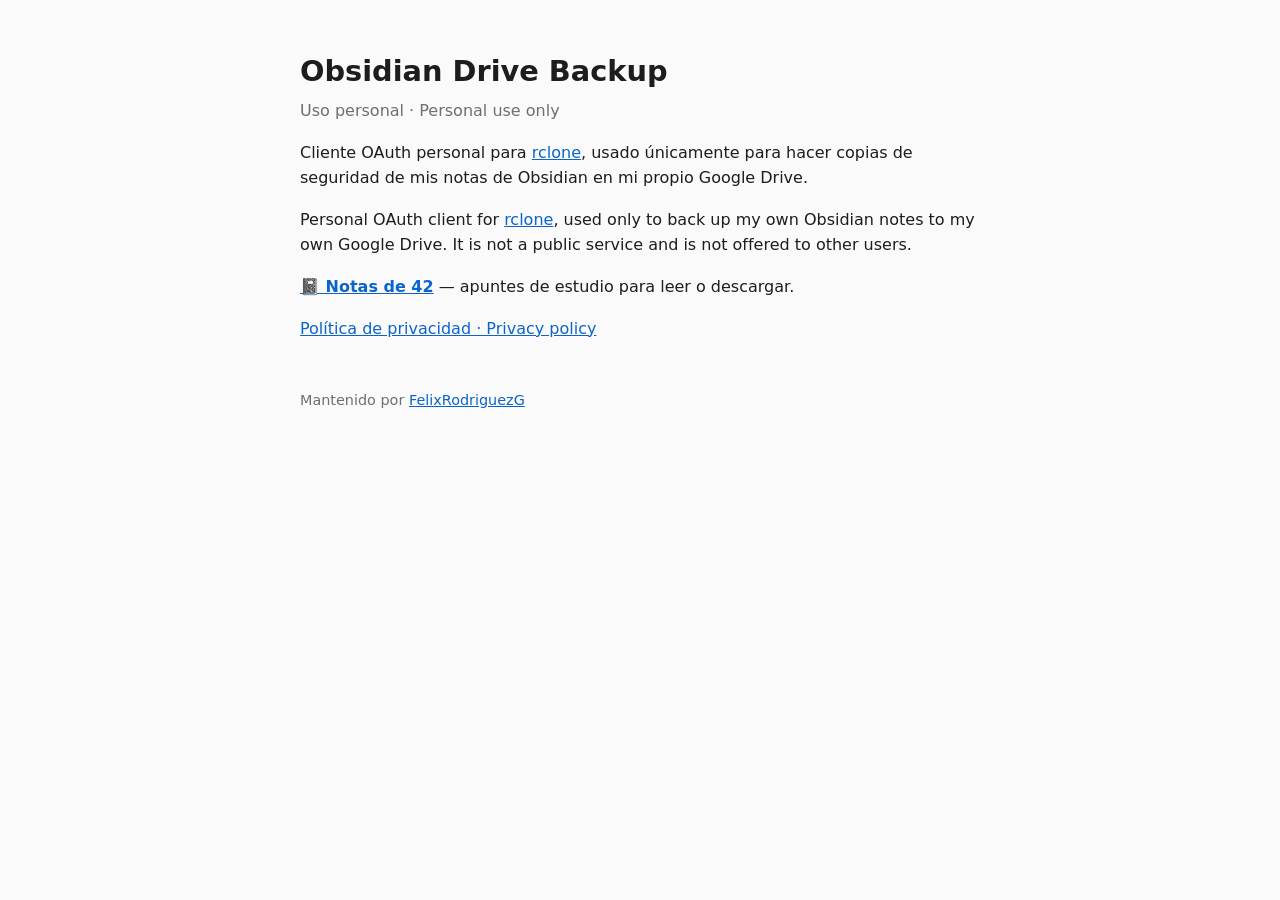
<file: index.html>
<!doctype html>
<html lang="es">
<head>
<meta charset="utf-8">
<meta name="viewport" content="width=device-width, initial-scale=1">
<title>Obsidian Drive Backup</title>
<link rel="stylesheet" href="style.css">
</head>
<body>
<main>
<h1>Obsidian Drive Backup</h1>
<p class="sub">Uso personal · Personal use only</p>
<p>Cliente OAuth personal para <a href="https://rclone.org">rclone</a>, usado únicamente para hacer copias de seguridad de mis notas de Obsidian en mi propio Google Drive.</p>
<p>Personal OAuth client for <a href="https://rclone.org">rclone</a>, used only to back up my own Obsidian notes to my own Google Drive. It is not a public service and is not offered to other users.</p>
<p><a href="notas/"><b>📓 Notas de 42</b></a> — apuntes de estudio para leer o descargar.</p>
<p><a href="privacy.html">Política de privacidad · Privacy policy</a></p>
<footer>Mantenido por <a href="https://github.com/FelixRodriguezG">FelixRodriguezG</a></footer>
</main>
</body>
</html>
</file>
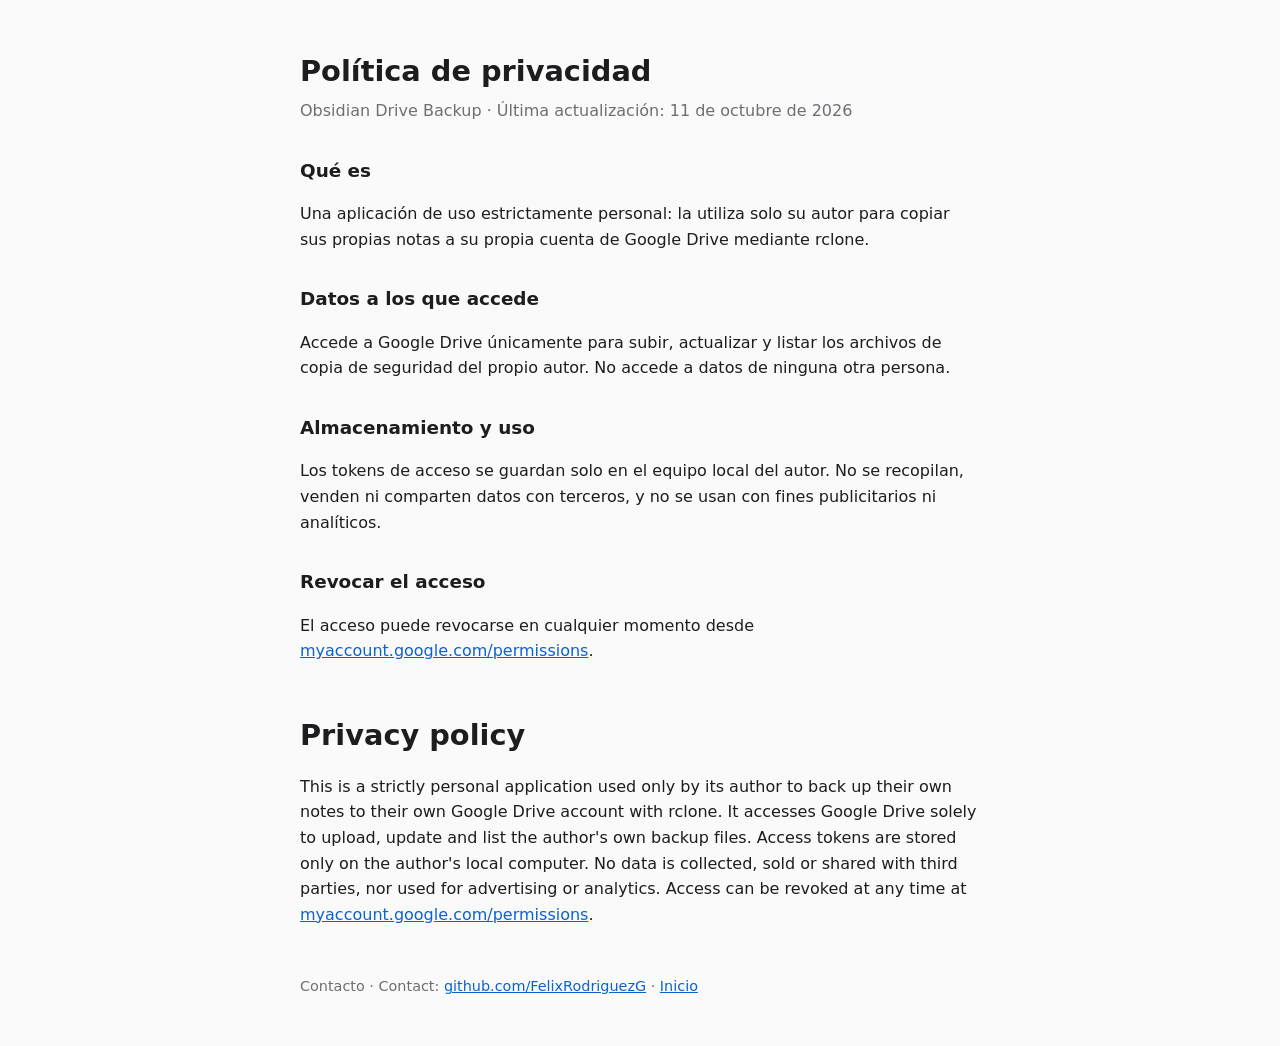
<file: privacy.html>
<!doctype html>
<html lang="es">
<head>
<meta charset="utf-8">
<meta name="viewport" content="width=device-width, initial-scale=1">
<title>Privacy Policy</title>
<link rel="stylesheet" href="style.css">
</head>
<body>
<main>
<h1>Política de privacidad</h1>
<p class="sub">Obsidian Drive Backup · Última actualización: 11 de octubre de 2026</p>
<h2>Qué es</h2>
<p>Una aplicación de uso estrictamente personal: la utiliza solo su autor para copiar sus propias notas a su propia cuenta de Google Drive mediante rclone.</p>
<h2>Datos a los que accede</h2>
<p>Accede a Google Drive únicamente para subir, actualizar y listar los archivos de copia de seguridad del propio autor. No accede a datos de ninguna otra persona.</p>
<h2>Almacenamiento y uso</h2>
<p>Los tokens de acceso se guardan solo en el equipo local del autor. No se recopilan, venden ni comparten datos con terceros, y no se usan con fines publicitarios ni analíticos.</p>
<h2>Revocar el acceso</h2>
<p>El acceso puede revocarse en cualquier momento desde <a href="https://myaccount.google.com/permissions">myaccount.google.com/permissions</a>.</p>

<h1 style="margin-top:3rem">Privacy policy</h1>
<p>This is a strictly personal application used only by its author to back up their own notes to their own Google Drive account with rclone. It accesses Google Drive solely to upload, update and list the author's own backup files. Access tokens are stored only on the author's local computer. No data is collected, sold or shared with third parties, nor used for advertising or analytics. Access can be revoked at any time at <a href="https://myaccount.google.com/permissions">myaccount.google.com/permissions</a>.</p>
<footer>Contacto · Contact: <a href="https://github.com/FelixRodriguezG">github.com/FelixRodriguezG</a> · <a href="index.html">Inicio</a></footer>
</main>
</body>
</html>
</file>
<file: style.css>
:root{color-scheme:light dark;--bg:#fafafa;--fg:#1d1d1f;--muted:#6e6e73;--accent:#0b63ce}
@media (prefers-color-scheme:dark){:root{--bg:#161618;--fg:#ececee;--muted:#9a9aa0;--accent:#6aa8ff}}
body{margin:0;background:var(--bg);color:var(--fg);font:16px/1.6 system-ui,sans-serif}
main{max-width:680px;margin:0 auto;padding:48px 16px}
h1{font-size:1.8rem;margin:0 0 .25rem}h2{font-size:1.15rem;margin-top:2rem}
.sub{color:var(--muted);margin-top:0}a{color:var(--accent)}
footer{margin-top:3rem;color:var(--muted);font-size:.9rem}
</file>
